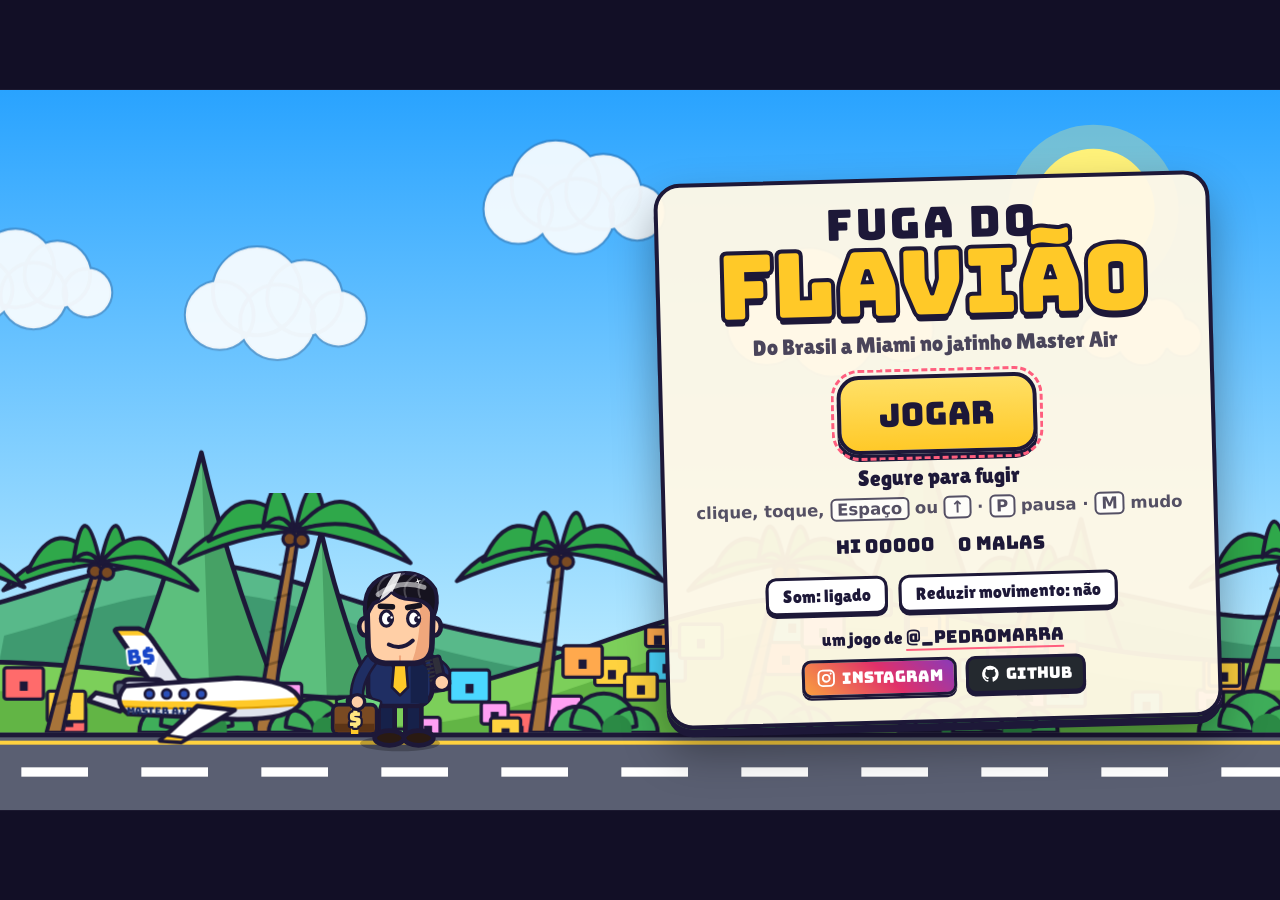
<file: index.html>
<!doctype html>
<html lang="pt-BR">
<head>
  <meta charset="utf-8">
  <meta name="viewport" content="width=device-width, initial-scale=1, maximum-scale=1, user-scalable=no, viewport-fit=cover">
  <title>Fuga do Flavião — jogo arcade de um botão</title>
  <meta name="author" content="Pedro Marra (@_pedromarra)">
  <meta name="description" content="Pilote o jatinho Master Air do Flavião, um empresário trapaceiro de mentirinha, do Brasil até Miami. Segure para subir, desvie dos caças e colete malas de dinheiro!">
  <meta name="theme-color" content="#1d1838">
  <meta name="mobile-web-app-capable" content="yes">
  <meta name="apple-mobile-web-app-capable" content="yes">
  <meta name="apple-mobile-web-app-status-bar-style" content="black-translucent">
  <meta name="apple-mobile-web-app-title" content="Fuga do Flavião">

  <meta property="og:type" content="website">
  <meta property="og:locale" content="pt_BR">
  <meta property="og:title" content="Fuga do Flavião">
  <meta property="og:description" content="Segure para fugir! Do Brasil a Miami num jatinho cheio de malas de dinheiro. Duvido você chegar mais longe.">
  <meta property="og:url" content="https://pedromarra.github.io/fuga-do-flaviao/">
  <meta property="og:image" content="https://pedromarra.github.io/fuga-do-flaviao/og.png">
  <meta property="og:image:width" content="1200">
  <meta property="og:image:height" content="630">
  <meta property="og:image:alt" content="Flavião pilotando o jatinho Master Air e soltando notas de dinheiro">
  <meta name="twitter:card" content="summary_large_image">
  <meta name="twitter:title" content="Fuga do Flavião">
  <meta name="twitter:description" content="Segure para fugir! Do Brasil a Miami num jatinho cheio de malas de dinheiro.">
  <meta name="twitter:image" content="https://pedromarra.github.io/fuga-do-flaviao/og.png">

  <link rel="icon" href="favicon.svg" type="image/svg+xml">
  <link rel="apple-touch-icon" href="icons/icon-192.png">
  <link rel="manifest" href="manifest.json">

  <link rel="preconnect" href="https://fonts.googleapis.com">
  <link rel="preconnect" href="https://fonts.gstatic.com" crossorigin>
  <link rel="stylesheet" href="https://fonts.googleapis.com/css2?family=Bungee&family=Lilita+One&display=swap">
  <link rel="stylesheet" href="style.css">
  <link rel="modulepreload" href="src/main.js">
</head>
<body>
  <div id="stage">
    <canvas id="game" aria-label="Fuga do Flavião"></canvas>
    <div id="hud-buttons" class="ui-block" hidden>
      <button id="btn-pause" class="icon-btn" aria-label="Pausar">
        <svg viewBox="0 0 24 24" aria-hidden="true"><rect x="6" y="5" width="4" height="14" rx="1"/><rect x="14" y="5" width="4" height="14" rx="1"/></svg>
      </button>
      <button id="btn-mute-hud" class="icon-btn mute-btn" aria-label="Som"></button>
    </div>
  </div>

  <!-- Tela inicial -->
  <section id="menu" class="screen" hidden>
    <div class="panel menu-panel">
      <h1 class="logo"><span>FUGA DO</span><strong>FLAVIÃO</strong></h1>
      <p class="tagline">Do Brasil a Miami no jatinho Master Air</p>
      <button id="btn-play" class="big-btn">JOGAR</button>
      <p class="hint">Segure para fugir</p>
      <p class="hint small">clique, toque, <kbd>Espaço</kbd> ou <kbd>↑</kbd> · <kbd>P</kbd> pausa · <kbd>M</kbd> mudo</p>
      <div class="stats-row"><span id="menu-hi">HI 00000</span><span id="menu-malas">0 malas</span></div>
      <div class="toggles">
        <button id="btn-mute" class="toggle mute-btn" aria-pressed="false"></button>
        <button id="btn-motion" class="toggle" aria-pressed="false">Reduzir movimento: não</button>
      </div>
      <p class="credit">um jogo de <a href="https://instagram.com/_pedromarra" target="_blank" rel="noopener">@_pedromarra</a></p>
      <div class="social">
        <a class="social-btn insta" href="https://instagram.com/_pedromarra" target="_blank" rel="noopener"><svg viewBox="0 0 24 24" aria-hidden="true"><rect x="3" y="3" width="18" height="18" rx="5"/><circle cx="12" cy="12" r="4"/><circle cx="17.3" cy="6.7" r="1.2" class="fill"/></svg>Instagram</a>
        <a class="social-btn gh" href="https://github.com/PedroMarra" target="_blank" rel="noopener"><svg viewBox="0 0 24 24" aria-hidden="true"><path class="fill" d="M12 2.5a9.5 9.5 0 0 0-3 18.5c.5.1.7-.2.7-.5v-1.7c-2.6.6-3.2-1.2-3.2-1.2-.4-1.1-1-1.4-1-1.4-.9-.6.1-.6.1-.6 1 .1 1.5 1 1.5 1 .9 1.5 2.3 1 2.8.8.1-.6.3-1 .6-1.3-2.1-.2-4.3-1-4.3-4.7 0-1 .4-1.9 1-2.6-.1-.2-.4-1.2.1-2.5 0 0 .8-.3 2.6 1a9 9 0 0 1 4.8 0c1.8-1.3 2.6-1 2.6-1 .5 1.3.2 2.3.1 2.5.6.7 1 1.6 1 2.6 0 3.7-2.2 4.5-4.3 4.7.3.3.6.9.6 1.8v2.6c0 .3.2.6.7.5A9.5 9.5 0 0 0 12 2.5z"/></svg>GitHub</a>
      </div>
    </div>
  </section>

  <!-- Pausa -->
  <section id="pause" class="screen dim" hidden>
    <div class="panel">
      <h2>PAUSADO</h2>
      <p class="hint">O jatinho está em ponto morto.</p>
      <button id="btn-resume" class="big-btn">CONTINUAR</button>
      <div class="toggles">
        <button id="btn-mute-p" class="toggle mute-btn"></button>
        <button id="btn-motion-p" class="toggle">Reduzir movimento: não</button>
        <button id="btn-quit" class="toggle">Desistir</button>
      </div>
    </div>
  </section>

  <!-- Game over -->
  <section id="gameover" class="screen dim" hidden>
    <div class="panel go-panel">
      <h2 id="go-title">Pego no embarque!</h2>
      <p id="go-record" class="record" hidden>NOVO RECORDE — DIGNO DE CPI!</p>
      <div class="go-grid">
        <div><small>PONTOS</small><b id="go-score">0</b></div>
        <div><small>RECORDE</small><b id="go-hi">0</b></div>
        <div><small>CHEGOU ATÉ</small><b id="go-country">BRASIL</b></div>
        <div><small>MALAS</small><b id="go-malas">0</b></div>
      </div>
      <canvas id="go-map" width="480" height="150" aria-label="Mapa da rota"></canvas>
      <div class="go-buttons">
        <button id="btn-retry" class="big-btn">FUGIR DE NOVO</button>
        <button id="btn-share" class="big-btn alt">COMPARTILHAR</button>
      </div>
      <p id="toast" class="toast" role="status" aria-live="polite"></p>
      <p class="follow-cta">Curtiu? Me segue pra ver os próximos jogos 👇</p>
      <div class="social">
        <a class="social-btn insta" href="https://instagram.com/_pedromarra" target="_blank" rel="noopener"><svg viewBox="0 0 24 24" aria-hidden="true"><rect x="3" y="3" width="18" height="18" rx="5"/><circle cx="12" cy="12" r="4"/><circle cx="17.3" cy="6.7" r="1.2" class="fill"/></svg>@_pedromarra</a>
        <a class="social-btn gh" href="https://github.com/PedroMarra" target="_blank" rel="noopener"><svg viewBox="0 0 24 24" aria-hidden="true"><path class="fill" d="M12 2.5a9.5 9.5 0 0 0-3 18.5c.5.1.7-.2.7-.5v-1.7c-2.6.6-3.2-1.2-3.2-1.2-.4-1.1-1-1.4-1-1.4-.9-.6.1-.6.1-.6 1 .1 1.5 1 1.5 1 .9 1.5 2.3 1 2.8.8.1-.6.3-1 .6-1.3-2.1-.2-4.3-1-4.3-4.7 0-1 .4-1.9 1-2.6-.1-.2-.4-1.2.1-2.5 0 0 .8-.3 2.6 1a9 9 0 0 1 4.8 0c1.8-1.3 2.6-1 2.6-1 .5 1.3.2 2.3.1 2.5.6.7 1 1.6 1 2.6 0 3.7-2.2 4.5-4.3 4.7.3.3.6.9.6 1.8v2.6c0 .3.2.6.7.5A9.5 9.5 0 0 0 12 2.5z"/></svg>GitHub</a>
        <a class="social-btn star" href="https://github.com/PedroMarra/fuga-do-flaviao" target="_blank" rel="noopener">★ Estrela</a>
      </div>
    </div>
  </section>

  <div id="rotate-hint" class="ui-block" hidden>
    <span>↻ Gire o celular para jogar melhor</span>
    <button id="btn-rotate-close" aria-label="Fechar aviso">✕</button>
  </div>

  <pre id="debug-out" hidden></pre>
  <noscript>Este jogo precisa de JavaScript ligado.</noscript>
  <script type="module" src="src/main.js"></script>
</body>
</html>
</file>
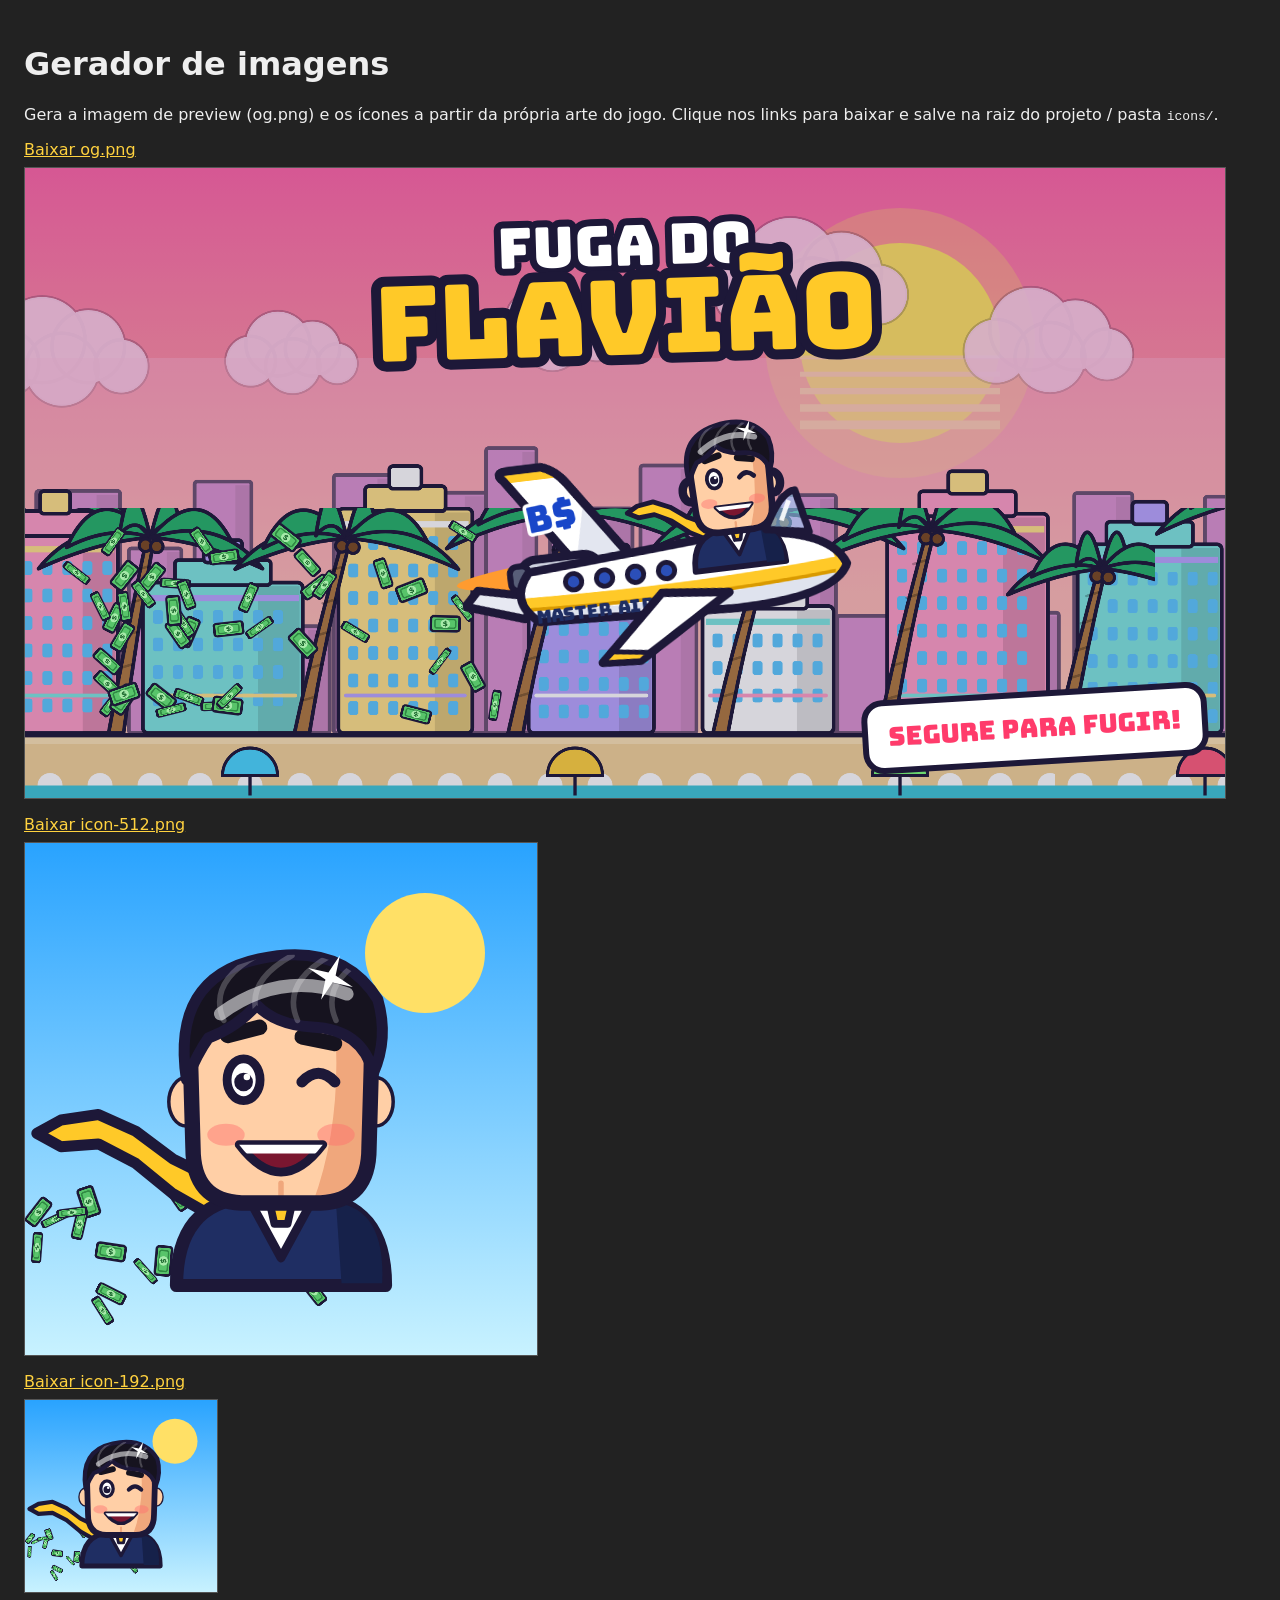
<file: tools/render-assets.html>
<!doctype html>
<html lang="pt-BR">
<head>
  <meta charset="utf-8">
  <title>Gerador de imagens — Fuga do Flavião</title>
  <link rel="stylesheet" href="https://fonts.googleapis.com/css2?family=Bungee&family=Lilita+One&display=swap">
  <style>
    body { font-family: system-ui, sans-serif; background: #222; color: #eee; padding: 16px; }
    canvas { display: block; margin: 8px 0 16px; max-width: 100%; border: 1px solid #555; }
    a { color: #ffd23f; }
  </style>
</head>
<body>
  <h1>Gerador de imagens</h1>
  <p>Gera a imagem de preview (og.png) e os ícones a partir da própria arte do jogo.
     Clique nos links para baixar e salve na raiz do projeto / pasta <code>icons/</code>.</p>
  <div id="out"></div>
  <script type="module">
    import { RS, outlinedText, INK, circle, rrect, ink } from '../src/util.js';
    import { Background } from '../src/background.js';
    import { jetSprite, cockpitSprite, drawHead, drawTorso } from '../src/player.js';
    import { noteSprite } from '../src/particles.js';

    await Promise.all([document.fonts.load('40px "Bungee"'), document.fonts.load('40px "Lilita One"')]).catch(() => {});
    RS.scale = 3;
    const out = document.getElementById('out');
    const upload = new URLSearchParams(location.search).has('upload');

    function emit(name, canvas) {
      const url = canvas.toDataURL('image/png');
      const a = document.createElement('a'); a.href = url; a.download = name; a.textContent = 'Baixar ' + name;
      out.append(a, canvas);
      if (upload) fetch('/__snap?name=' + name.replace('.png', ''), { method: 'POST', body: url });
    }

    function drawJetWithPilot(g, x, y, s, face = 'happy') {
      g.save(); g.translate(x, y); g.scale(s, s); g.rotate(-0.12);
      const jet = jetSprite(), cp = cockpitSprite();
      g.fillStyle = '#ff9b2f'; g.beginPath(); g.moveTo(-63, -12); g.quadraticCurveTo(-110, -7, -63, -2); g.fill();
      g.drawImage(jet.c, -jet.w / 2, -jet.h / 2, jet.w, jet.h);
      g.save(); g.translate(32, -36); drawTorso(g, 20, 0.4, true, face); drawHead(g, 20, face, 0.4, { noShine: false }); g.restore();
      g.drawImage(cp.c, -cp.w / 2, -cp.h / 2, cp.w, cp.h);
      g.restore();
    }

    function notes(g, n, x0, y0, spread, seed = 1) {
      const note = noteSprite();
      let s = seed;
      const r = () => (s = (s * 16807) % 2147483647) / 2147483647;
      for (let i = 0; i < n; i++) {
        g.save(); g.translate(x0 - r() * spread, y0 + (r() - 0.3) * spread * 0.45); g.rotate(r() * 6); g.scale(1.3, 1.3 * (0.4 + r() * 0.6));
        g.drawImage(note.c, -note.w / 2, -note.h / 2, note.w, note.h); g.restore();
      }
    }

    // ---------- og.png (1200×630) ----------
    {
      const c = document.createElement('canvas'); c.width = 1200; c.height = 630;
      const g = c.getContext('2d');
      const bg = new Background();
      bg.setCountry(7, true);
      g.save(); g.scale(1.25, 1.25); g.translate(0, -30);
      bg.draw(g, 200, 0);
      g.restore();
      g.fillStyle = 'rgba(29,24,56,0.18)'; g.fillRect(0, 0, 1200, 630);
      notes(g, 46, 470, 420, 420, 7);
      drawJetWithPilot(g, 640, 410, 2.4, 'happy');
      g.textAlign = 'center'; g.textBaseline = 'middle';
      g.save(); g.translate(600, 92); g.rotate(-0.03);
      outlinedText(g, 'FUGA DO', 0, -10, 56, '#ffffff', INK, 'Bungee', 14);
      outlinedText(g, 'FLAVIÃO', 0, 66, 104, '#ffc928', INK, 'Bungee', 20);
      g.restore();
      g.save(); g.translate(1010, 560); g.rotate(-0.06);
      rrect(g, -170, -34, 340, 68, 18); ink(g, '#ffffff', 6);
      outlinedText(g, 'SEGURE PARA FUGIR!', 0, 2, 26, '#ff3b6b', INK, 'Bungee', 0.01);
      g.restore();
      emit('og.png', c);
    }

    // ---------- ícones ----------
    function icon(size) {
      const c = document.createElement('canvas'); c.width = size; c.height = size;
      const g = c.getContext('2d');
      const k = size / 512;
      g.scale(k, k);
      const grd = g.createLinearGradient(0, 0, 0, 512);
      grd.addColorStop(0, '#29a3ff'); grd.addColorStop(1, '#c8f2ff');
      g.fillStyle = grd; g.fillRect(0, 0, 512, 512);
      g.fillStyle = '#ffe066'; circle(g, 400, 110, 60); g.fill();
      notes(g, 18, 300, 380, 300, 3);
      g.save(); g.translate(256, 250);
      drawTorso(g, 110, 0.4, true, 'happy');
      drawHead(g, 110, 'happy', 0.4);
      g.restore();
      return c;
    }
    emit('icon-512.png', icon(512));
    emit('icon-192.png', icon(192));
  </script>
</body>
</html>
</file>
<file: style.css>
:root {
  --ink: #1d1838;
  --gold: #ffc928;
  --gold-dark: #d99a00;
  --green: #4fd36a;
  --pink: #ff5e7e;
  --panel: rgba(255, 248, 230, 0.96);
  --u: min(1vw, 1.7778vh);          /* 1% da largura do palco 16:9 */
  --fs: clamp(13px, calc(var(--u) * 1.9), 22px);
}

* { box-sizing: border-box; }

html, body {
  margin: 0;
  height: 100%;
  background: #120f26;
  color: var(--ink);
  font-family: "Lilita One", system-ui, sans-serif;
  overflow: hidden;
  overscroll-behavior: none;
  touch-action: none;
  -webkit-user-select: none;
  user-select: none;
  -webkit-touch-callout: none;
  -webkit-tap-highlight-color: transparent;
}

#stage {
  position: absolute;
  left: 0; top: 0;
  width: 960px; height: 540px;
  overflow: hidden;
  background: #120f26;
  box-shadow: 0 0 0 1px rgba(255,255,255,0.04);
}
#game { display: block; width: 100%; height: 100%; touch-action: none; }

/* ---------- Botões do HUD ---------- */
#hud-buttons {
  position: absolute; left: 1.2%; top: 2%;
  display: flex; gap: 0.6em;
  font-size: clamp(10px, calc(var(--stage-w, 960px) / 960 * 16), 18px);
}
.icon-btn {
  width: 2.6em; height: 2.6em; padding: 0.45em;
  border-radius: 0.8em;
  border: 3px solid var(--ink);
  background: rgba(255,255,255,0.88);
  box-shadow: 0 3px 0 var(--ink);
  cursor: pointer;
  display: grid; place-items: center;
}
.icon-btn svg { width: 100%; height: 100%; fill: var(--ink); stroke: var(--ink); }
.icon-btn:active { transform: translateY(2px); box-shadow: 0 1px 0 var(--ink); }

/* ---------- Telas ---------- */
.screen {
  position: fixed; inset: 0;
  display: flex; align-items: center; justify-content: center;
  padding: 12px;
  font-size: var(--fs);
  z-index: 10;
}
.screen[hidden], [hidden] { display: none !important; }
.screen.dim { background: rgba(18, 15, 38, 0.55); }
.screen.show { animation: pop-in 260ms cubic-bezier(.2, 1.5, .4, 1) both; }
@keyframes pop-in { from { opacity: 0; transform: scale(0.85); } to { opacity: 1; transform: none; } }

#menu { justify-content: flex-end; padding-right: max(12px, 5vw); }
@media (max-aspect-ratio: 1/1) { #menu { justify-content: center; align-items: flex-end; padding: 12px 12px 6vh; } }

.panel {
  background: var(--panel);
  border: 4px solid var(--ink);
  border-radius: 1.2em;
  box-shadow: 0 0.35em 0 var(--ink), 0 1em 2em rgba(0,0,0,0.35);
  padding: 1em 1.4em 1.1em;
  text-align: center;
  max-width: min(94vw, 30em);
  max-height: 96vh;
  overflow: auto;
}
.menu-panel { transform: rotate(-1.5deg); }

.logo { margin: 0 0 0.2em; line-height: 0.92; font-weight: 400; font-family: "Bungee", "Lilita One", sans-serif; }
.logo span { display: block; font-size: 1.3em; color: var(--ink); letter-spacing: 0.06em; }
.logo strong {
  display: block; font-weight: 400;
  font-size: 2.7em;
  color: var(--gold);
  -webkit-text-stroke: 0.09em var(--ink);
  paint-order: stroke fill;
  text-shadow: 0 0.08em 0 var(--ink);
  animation: wobble 2.4s ease-in-out infinite;
}
@keyframes wobble { 0%,100% { transform: rotate(-2deg) scale(1); } 50% { transform: rotate(2deg) scale(1.04); } }

h2 {
  margin: 0 0 0.3em; font-weight: 400;
  font-family: "Bungee", "Lilita One", sans-serif;
  font-size: 1.7em; color: #fff;
  -webkit-text-stroke: 0.08em var(--ink); paint-order: stroke fill;
  text-shadow: 0 0.08em 0 var(--ink);
}
.tagline { margin: 0 0 0.8em; opacity: 0.8; }
.hint { margin: 0.5em 0 0; }
.hint.small { font-size: 0.75em; opacity: 0.75; font-family: system-ui, sans-serif; font-weight: 600; }
kbd { font-family: inherit; background: #fff; border: 2px solid var(--ink); border-radius: 0.35em; padding: 0 0.3em; }

.big-btn {
  font: inherit; font-family: "Bungee", "Lilita One", sans-serif;
  font-size: 1.45em;
  padding: 0.45em 1.2em;
  color: var(--ink);
  background: linear-gradient(#ffe066, var(--gold));
  border: 4px solid var(--ink);
  border-radius: 0.7em;
  box-shadow: 0 0.22em 0 var(--ink);
  cursor: pointer;
  transition: transform 80ms;
}
.big-btn:hover { transform: translateY(-2px) rotate(-1deg); }
.big-btn:active { transform: translateY(3px); box-shadow: 0 0.06em 0 var(--ink); }
.big-btn.alt { background: linear-gradient(#a6f0b4, var(--green)); }
.big-btn:focus-visible, .toggle:focus-visible, .icon-btn:focus-visible { outline: 3px dashed var(--pink); outline-offset: 3px; }
#btn-play { animation: pulse 1.1s ease-in-out infinite; }
@keyframes pulse { 0%,100% { transform: scale(1); } 50% { transform: scale(1.06); } }

.stats-row { display: flex; justify-content: center; gap: 1.2em; margin-top: 0.8em; font-family: "Bungee", sans-serif; font-size: 0.85em; }
.toggles { display: flex; flex-wrap: wrap; justify-content: center; gap: 0.5em; margin-top: 0.8em; }
.toggle {
  font: inherit; font-size: 0.8em;
  padding: 0.35em 0.8em;
  border: 3px solid var(--ink); border-radius: 0.6em;
  background: #fff; color: var(--ink);
  box-shadow: 0 0.15em 0 var(--ink);
  cursor: pointer;
}
.toggle:active { transform: translateY(2px); box-shadow: none; }

/* ---------- Game over ---------- */
.go-panel { min-width: min(92vw, 25em); }
.record {
  margin: 0 0 0.4em; font-family: "Bungee", sans-serif; color: var(--pink);
  animation: blink 0.5s steps(2) infinite, pulse 0.8s ease-in-out infinite;
}
@keyframes blink { 50% { color: var(--gold-dark); } }
.go-grid { display: grid; grid-template-columns: repeat(4, 1fr); gap: 0.4em; margin: 0.3em 0 0.5em; }
.go-grid div { background: #fff; border: 3px solid var(--ink); border-radius: 0.6em; padding: 0.25em 0.2em; }
.go-grid small { display: block; font-size: 0.6em; opacity: 0.7; letter-spacing: 0.05em; }
.go-grid b { font-family: "Bungee", sans-serif; font-weight: 400; font-size: 0.95em; }
#go-map { width: 100%; height: auto; max-height: 24vh; object-fit: contain; display: block; border: 3px solid var(--ink); border-radius: 0.6em; background: #8fd8ff; }
.go-buttons { display: flex; gap: 0.5em; justify-content: center; flex-wrap: wrap; margin-top: 0.7em; }
.go-buttons .big-btn { font-size: 1.05em; padding: 0.45em 0.8em; }
.toast { margin: 0.4em 0 0; font-size: 0.85em; }
.toast:empty { display: none; }
@media (max-width: 520px) { .go-grid { grid-template-columns: repeat(2, 1fr); } }

/* ---------- Autor / redes ---------- */
.credit { margin: 0.7em 0 0; font-size: 0.8em; }
.credit a { color: var(--ink); font-family: "Bungee", sans-serif; text-decoration: none; border-bottom: 2px solid var(--pink); }
.follow-cta { margin: 0.6em 0 0; font-size: 0.8em; font-weight: 700; }
.go-panel .social-btn { font-size: 0.66em; }
.social { display: flex; flex-wrap: wrap; justify-content: center; gap: 0.4em; margin-top: 0.4em; }
.social-btn {
  display: inline-flex; align-items: center; gap: 0.35em;
  font-family: "Bungee", sans-serif; font-size: 0.72em; text-decoration: none;
  padding: 0.35em 0.7em; color: #fff;
  border: 3px solid var(--ink); border-radius: 0.6em;
  box-shadow: 0 0.15em 0 var(--ink);
  transition: transform 80ms;
}
.social-btn svg { width: 1.3em; height: 1.3em; fill: none; stroke: currentColor; stroke-width: 2.2; }
.social-btn svg .fill { fill: currentColor; stroke: none; }
.social-btn:hover { transform: translateY(-2px) rotate(-1deg); }
.social-btn:active { transform: translateY(2px); box-shadow: none; }
.social-btn:focus-visible { outline: 3px dashed var(--pink); outline-offset: 3px; }
.social-btn.insta { background: linear-gradient(45deg, #f9a03f, #e0306a 55%, #8a3ab9); }
.social-btn.gh { background: #24292f; }
.social-btn.star { background: linear-gradient(#ffe066, var(--gold)); color: var(--ink); }

/* ---------- Aviso de retrato ---------- */
#rotate-hint {
  position: fixed; left: 50%; top: max(10px, env(safe-area-inset-top));
  transform: translateX(-50%);
  display: flex; align-items: center; gap: 0.6em;
  background: var(--gold); color: var(--ink);
  border: 3px solid var(--ink); border-radius: 999px;
  padding: 0.35em 0.5em 0.35em 1em;
  font-size: 15px; white-space: nowrap;
  box-shadow: 0 3px 0 var(--ink);
  z-index: 20;
  animation: nudge 1.6s ease-in-out infinite;
}
#rotate-hint button { font: inherit; border: 2px solid var(--ink); background: #fff; border-radius: 999px; width: 1.8em; height: 1.8em; cursor: pointer; }
@keyframes nudge { 0%,100% { transform: translateX(-50%) rotate(-2deg); } 50% { transform: translateX(-50%) rotate(2deg); } }

#debug-out { position: fixed; right: 4px; bottom: 4px; margin: 0; font: 11px monospace; color: #0f0; background: rgba(0,0,0,0.6); padding: 4px; z-index: 50; pointer-events: none; white-space: pre-wrap; max-width: 50vw; }

@media (prefers-reduced-motion: reduce) {
  .logo strong, #btn-play, #rotate-hint, .record { animation: none; }
}
body.reduce-motion .logo strong, body.reduce-motion #btn-play, body.reduce-motion #rotate-hint, body.reduce-motion .record { animation: none; }

/* Tela baixa (celular deitado): some a dica de teclado para caber os links */
@media (max-height: 420px) { #menu .hint.small { display: none; } }
</file>
